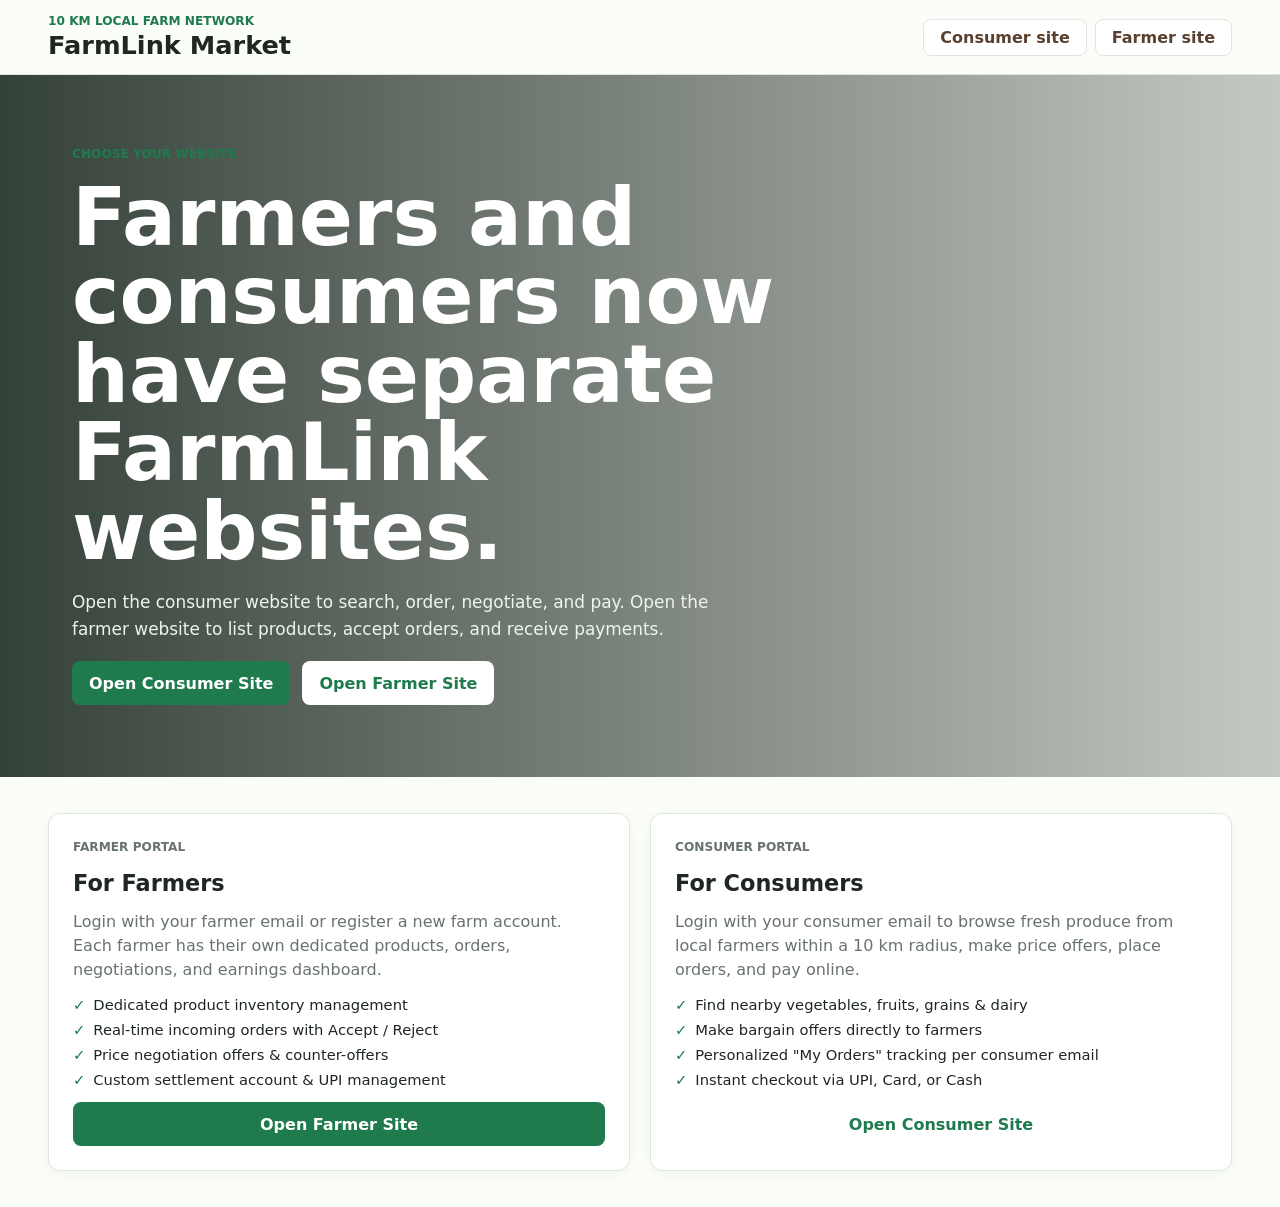
<file: index.html>
<!doctype html>
<html lang="en">
  <head>
    <meta charset="utf-8" />
    <meta name="viewport" content="width=device-width, initial-scale=1" />
    <title>FarmLink Market</title>
    <link rel="stylesheet" href="styles.css" />
  </head>
  <body>
    <header class="topbar">
      <a class="brand" href="index.html">
        <span>10 km local farm network</span>
        <strong>FarmLink Market</strong>
      </a>
      <nav class="page-tabs" aria-label="Website switch">
        <a href="consumer.html">Consumer site</a>
        <a href="farmer.html">Farmer site</a>
      </nav>
    </header>
    <main>
      <section class="hero consumer-hero">
        <div class="hero-copy">
          <p class="eyebrow">Choose your website</p>
          <h1>Farmers and consumers now have separate FarmLink websites.</h1>
          <p>Open the consumer website to search, order, negotiate, and pay. Open the farmer website to list products, accept orders, and receive payments.</p>
          <div class="hero-actions">
            <a class="primary" href="consumer.html">Open Consumer Site</a>
            <a class="secondary" href="farmer.html">Open Farmer Site</a>
          </div>
        </div>
      </section>

      <section class="landing-cards">
        <article class="landing-card">
          <p class="eyebrow">Farmer Portal</p>
          <h2>For Farmers</h2>
          <p>Login with your farmer email or register a new farm account. Each farmer has their own dedicated products, orders, negotiations, and earnings dashboard.</p>
          <ul class="landing-card-list">
            <li>Dedicated product inventory management</li>
            <li>Real-time incoming orders with Accept / Reject</li>
            <li>Price negotiation offers & counter-offers</li>
            <li>Custom settlement account & UPI management</li>
          </ul>
          <a class="primary full" href="farmer.html">Open Farmer Site</a>
        </article>

        <article class="landing-card">
          <p class="eyebrow">Consumer Portal</p>
          <h2>For Consumers</h2>
          <p>Login with your consumer email to browse fresh produce from local farmers within a 10 km radius, make price offers, place orders, and pay online.</p>
          <ul class="landing-card-list">
            <li>Find nearby vegetables, fruits, grains & dairy</li>
            <li>Make bargain offers directly to farmers</li>
            <li>Personalized "My Orders" tracking per consumer email</li>
            <li>Instant checkout via UPI, Card, or Cash</li>
          </ul>
          <a class="secondary full" href="consumer.html">Open Consumer Site</a>
        </article>
      </section>
    </main>
  </body>
</html>
</file>
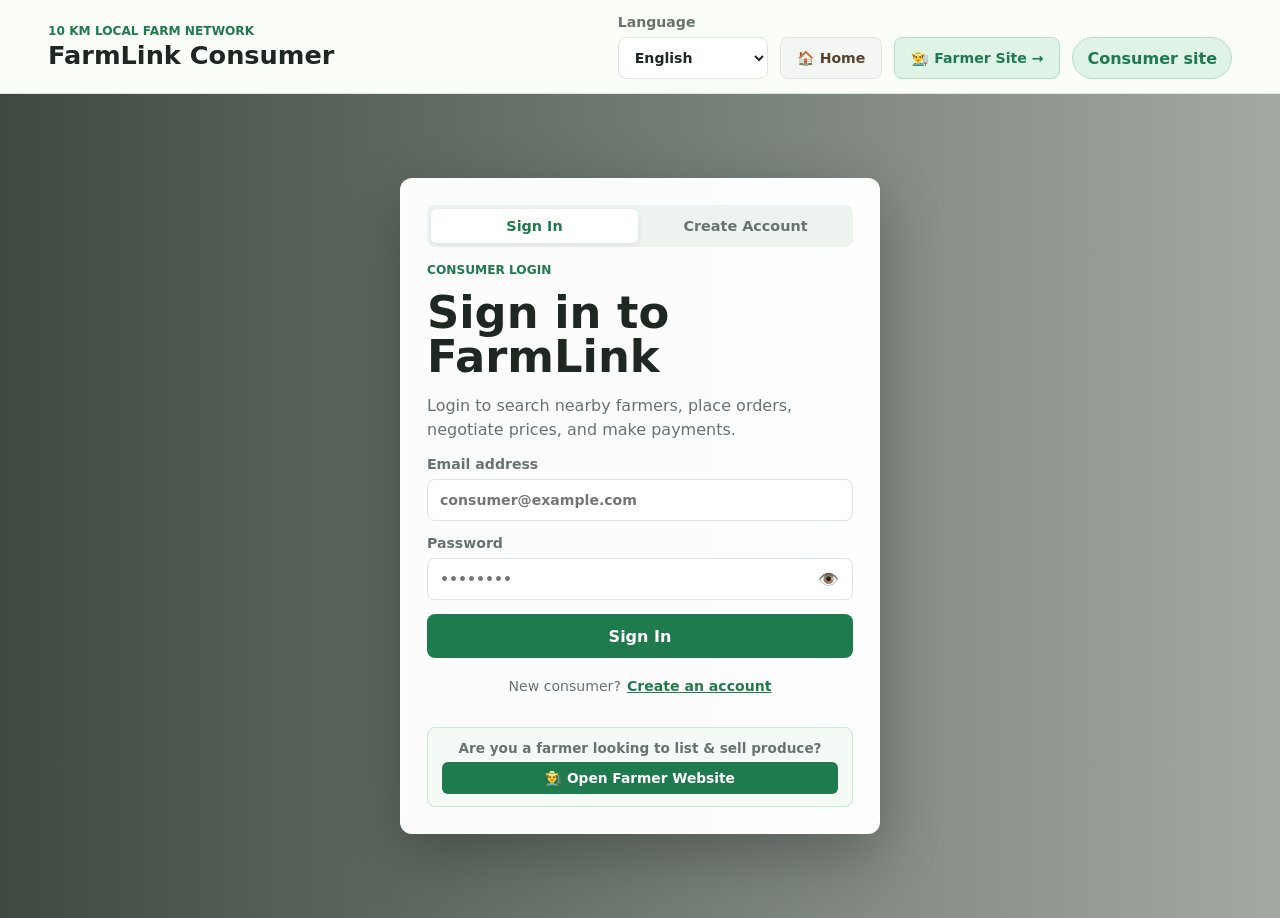
<file: consumer.html>
<!doctype html>
<html lang="en">
  <head>
    <meta charset="utf-8" />
    <meta name="viewport" content="width=device-width, initial-scale=1" />
    <title>FarmLink Consumer</title>
    <link rel="stylesheet" href="styles.css" />
  </head>
  <body data-page="consumer">
    <header class="topbar">
      <a class="brand" href="consumer.html">
        <span data-i18n="network">10 km local farm network</span>
        <strong>FarmLink Consumer</strong>
      </a>
      <div class="top-actions">
        <div class="user-chip" id="userChip" style="display: none;">
          <span class="user-chip-avatar">🛒</span>
          <div class="user-chip-info">
            <span class="user-chip-name" id="userChipName">Consumer</span>
            <span class="user-chip-email" id="userChipEmail">consumer@example.com</span>
          </div>
        </div>
        <label class="language-choice">
          <span data-i18n="language">Language</span>
          <select class="languageSelect" aria-label="Language">
            <option value="en">English</option>
            <option value="hi">हिंदी</option>
            <option value="mr">मराठी</option>
          </select>
        </label>
        <a href="index.html" class="site-switch-link home-link">🏠 Home</a>
        <a href="farmer.html" class="site-switch-link">👨‍🌾 Farmer Site →</a>
        <span class="site-badge" data-i18n="consumerSite">Consumer site</span>
        <button class="logout-button simulate-day-btn" type="button" id="advanceDayBtn" title="Simulate advancing to next day to test automatic daily deletion from home page">📅 <span data-i18n="nextDay">Next Day</span></button>
        <button class="logout-button" type="button" id="switchUserBtn" data-i18n="switchUser">Switch account</button>
        <button class="logout-button" type="button" id="resetDataBtn" data-i18n="resetData">Reset data</button>
        <button class="logout-button" type="button" id="logoutBtn" data-i18n="logout">Logout</button>
      </div>
    </header>

    <main>
      <section class="login-screen">
        <div class="login-panel">
          <div class="auth-tabs" role="tablist">
            <button type="button" class="auth-tab-btn active" id="tabSignIn" data-i18n="signInTab">Sign In</button>
            <button type="button" class="auth-tab-btn" id="tabSignUp" data-i18n="signUpTab">Create Account</button>
          </div>

          <div id="authAlert" class="auth-alert" style="display: none;"></div>

          <form class="auth-form" id="loginForm">
            <p class="eyebrow" data-i18n="consumerLogin">Consumer login</p>
            <h1 data-i18n="loginTitle">Sign in to FarmLink</h1>
            <p data-i18n="consumerLoginText">Login to search nearby farmers, place orders, negotiate prices, and make payments.</p>
            <label>
              <span data-i18n="emailAddress">Email address</span>
              <input name="email" id="loginEmail" type="email" required placeholder="consumer@example.com" autocomplete="email" />
            </label>
            <label>
              <span data-i18n="password">Password</span>
              <div class="password-wrapper">
                <input name="password" id="loginPassword" required type="password" placeholder="••••••••" autocomplete="current-password" />
                <button type="button" class="toggle-password" data-target="loginPassword" title="Show password">👁️</button>
              </div>
            </label>
            <button class="primary full" type="submit" data-i18n="login">Sign In</button>
            <p class="auth-switch-hint"><span>New consumer?</span> <button type="button" class="link-btn" id="linkToSignUp">Create an account</button></p>
          </form>

          <form class="auth-form" id="signupForm" style="display: none;">
            <p class="eyebrow" data-i18n="consumerSignUp">Consumer Registration</p>
            <h1 data-i18n="createConsumerAccount">Join as a Consumer</h1>
            <p data-i18n="consumerSignupText">Create an account to buy farm-fresh produce directly from local farmers.</p>
            <label>
              <span data-i18n="consumerName">Your Full Name</span>
              <input name="name" required placeholder="e.g. Rahul Sharma" />
            </label>
            <label>
              <span data-i18n="emailAddress">Email address</span>
              <input name="email" type="email" required placeholder="consumer@example.com" autocomplete="email" />
            </label>
            <label>
              <span data-i18n="password">Password</span>
              <div class="password-wrapper">
                <input name="password" id="signupPassword" required type="password" minlength="4" placeholder="At least 4 characters" autocomplete="new-password" />
                <button type="button" class="toggle-password" data-target="signupPassword" title="Show password">👁️</button>
              </div>
            </label>
            <label>
              <span data-i18n="deliveryArea">Delivery Area</span>
              <select name="area" class="signupAreaSelect"></select>
            </label>
            <label>
              <span data-i18n="phoneNumber">Phone number</span>
              <input name="phone" type="tel" placeholder="+91 94220 11223" />
            </label>
            <button class="primary full" type="submit" data-i18n="registerConsumerBtn">Create Consumer Account</button>
            <p class="auth-switch-hint"><span>Already have an account?</span> <button type="button" class="link-btn" id="linkToSignIn">Sign in here</button></p>
          </form>

          <div class="portal-crosslink-box">
            <span>Are you a farmer looking to list & sell produce?</span>
            <a href="farmer.html" class="portal-crosslink-btn">👨‍🌾 Open Farmer Website</a>
          </div>
        </div>
      </section>

      <div class="app-shell">
      <section class="hero consumer-hero">
        <div class="hero-copy">
          <p class="eyebrow" data-i18n="consumerEyebrow">Fresh produce near you</p>
          <h1 data-i18n="consumerTitle">Search, negotiate, order, and pay local farmers.</h1>
          <p data-i18n="consumerIntro">Find farm products within 10 km, compare prices, send offers, place orders, and complete online payments from one screen.</p>
          <div class="hero-actions">
            <a class="primary" href="#market" data-i18n="browseMarket">Browse market</a>
            <a class="secondary" href="#payment" data-i18n="paymentTab">Payment tab</a>
          </div>
        </div>
      </section>

      <section class="location-band">
        <div>
          <h2 data-i18n="yourLocation">Your location</h2>
          <p data-i18n="radiusText">Showing farmers and products inside a 10 km radius.</p>
        </div>
        <label>
          <span data-i18n="area">Area</span>
          <select id="areaSelect"></select>
        </label>
        <div class="radius-meter"><span>0 km</span><div><span></span></div><strong>10 km</strong></div>
      </section>

      <section id="market" class="consumer-grid">
        <aside class="panel filters">
          <h2 data-i18n="findProducts">Find Products</h2>
          <label>
            <span data-i18n="search">Search</span>
            <input id="searchInput" type="search" data-i18n-placeholder="searchPlaceholder" placeholder="Tomato, rice, milk..." />
          </label>
          <label>
            <span data-i18n="category">Category</span>
            <select id="categorySelect"></select>
          </label>
          <label>
            <span data-i18n="maxDistance">Maximum distance</span>
            <input id="distanceRange" type="range" min="1" max="10" value="10" />
            <span id="distanceLabel">10 km</span>
          </label>
        </aside>

        <section class="panel">
          <div class="section-head">
            <div>
              <p class="eyebrow" data-i18n="consumerSite">Consumer site</p>
              <h2 data-i18n="nearbyProducts">Nearby Products</h2>
            </div>
            <button class="icon-button" id="refreshBtn" type="button" title="Refresh">R</button>
          </div>
          <div id="productList" class="product-list"></div>
        </section>
      </section>

      <section class="dashboard-grid">
        <section class="panel" id="orders">
          <div class="section-head">
            <div>
              <p class="eyebrow" data-i18n="orders">Orders</p>
              <h2 data-i18n="myOrders">My Orders</h2>
            </div>
            <div class="order-view-tabs" role="tablist">
              <button type="button" class="order-tab-btn active" id="tabTodayOrders" data-i18n="todayOrdersTab">Today's Orders</button>
              <button type="button" class="order-tab-btn" id="tabHistoryOrders" data-i18n="orderHistoryTab">Order History (<span id="historyOrderCount">0</span>)</button>
            </div>
          </div>

          <div id="todayOrdersView">
            <div id="orderList" class="order-list"></div>
          </div>

          <div id="historyOrdersView" style="display: none;">
            <div class="history-controls">
              <label class="history-filter-label">
                <span data-i18n="filterByStatus">Filter Status</span>
                <select id="historyStatusFilter">
                  <option value="all" data-i18n="allStatuses">All Statuses</option>
                  <option value="paid" data-i18n="paid">Paid</option>
                  <option value="accepted" data-i18n="accepted">Accepted</option>
                  <option value="placed" data-i18n="placed">Placed</option>
                  <option value="rejected" data-i18n="rejected">Rejected</option>
                </select>
              </label>
              <div class="history-summary-chip">
                <span data-i18n="totalHistorical">Previous Orders Total:</span>
                <strong id="historyTotalAmount">Rs 0</strong>
              </div>
            </div>
            <div id="historyOrderList" class="order-list"></div>
          </div>
        </section>

        <section class="panel" id="negotiations">
          <div class="section-head">
            <div>
              <p class="eyebrow" data-i18n="negotiation">Negotiation</p>
              <h2 data-i18n="negotiationOffers">Negotiation Offers</h2>
            </div>
          </div>
          <div id="negotiationList" class="message-list"></div>
        </section>

        <section class="panel" id="payment">
          <div class="section-head">
            <div>
              <p class="eyebrow" data-i18n="secureCheckout">Secure checkout</p>
              <h2 data-i18n="onlinePayment">Online Payment</h2>
            </div>
            <span class="badge" data-i18n="demoGateway">Demo gateway</span>
          </div>
          <div class="payment-tabs" role="tablist">
            <button class="active" type="button" data-payment-method="upi" data-i18n="upi">UPI</button>
            <button type="button" data-payment-method="card" data-i18n="card">Card</button>
            <button type="button" data-payment-method="cod" data-i18n="cod">Cash</button>
          </div>
          <form id="paymentForm" class="payment-form">
            <label>
              <span data-i18n="payForOrder">Pay for order</span>
              <select id="paymentOrderSelect"></select>
            </label>
            <label class="payment-field" data-method-field="upi">
              <span data-i18n="upiId">UPI ID</span>
              <input id="upiInput" placeholder="name@bank" />
            </label>
            <label class="payment-field hidden" data-method-field="card">
              <span data-i18n="cardNumber">Card number</span>
              <input id="cardInput" inputmode="numeric" placeholder="4242 4242 4242 4242" />
            </label>
            <label class="payment-field hidden" data-method-field="cod">
              <span data-i18n="cashNote">Cash note</span>
              <input id="cashInput" data-i18n-placeholder="cashPlaceholder" placeholder="Pay when product arrives" />
            </label>
            <div class="payment-summary">
              <span data-i18n="amount">Amount</span>
              <strong id="paymentAmount">Rs 0</strong>
            </div>
            <button class="primary full" type="submit" data-i18n="payNow">Pay now</button>
          </form>
        </section>
      </section>
      </div>
    </main>

    <div id="toast" class="toast" role="status" aria-live="polite"></div>
    <script src="shared.js"></script>
  </body>
</html>
</file>
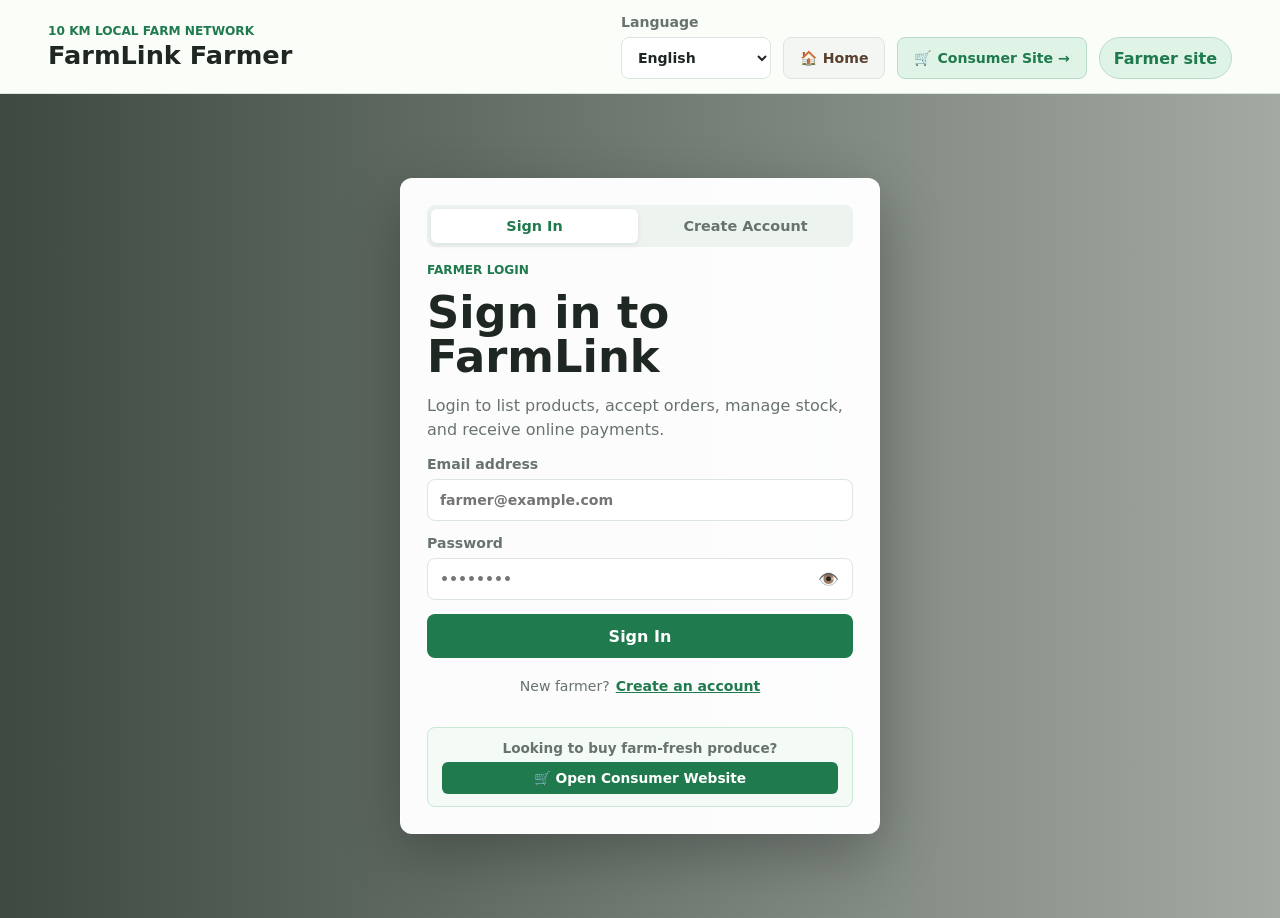
<file: farmer.html>
<!doctype html>
<html lang="en">
  <head>
    <meta charset="utf-8" />
    <meta name="viewport" content="width=device-width, initial-scale=1" />
    <title>FarmLink Farmer</title>
    <link rel="stylesheet" href="styles.css" />
  </head>
  <body data-page="farmer">
    <header class="topbar">
      <a class="brand" href="farmer.html">
        <span data-i18n="network">10 km local farm network</span>
        <strong>FarmLink Farmer</strong>
      </a>
      <div class="top-actions">
        <div class="user-chip" id="userChip" style="display: none;">
          <span class="user-chip-avatar">👨‍🌾</span>
          <div class="user-chip-info">
            <span class="user-chip-name" id="userChipName">Farmer</span>
            <span class="user-chip-email" id="userChipEmail">farmer@example.com</span>
          </div>
        </div>
        <label class="language-choice">
          <span data-i18n="language">Language</span>
          <select class="languageSelect" aria-label="Language">
            <option value="en">English</option>
            <option value="hi">हिंदी</option>
            <option value="mr">मराठी</option>
          </select>
        </label>
        <a href="index.html" class="site-switch-link home-link">🏠 Home</a>
        <a href="consumer.html" class="site-switch-link">🛒 Consumer Site →</a>
        <span class="site-badge" data-i18n="farmerSite">Farmer site</span>
        <button class="logout-button simulate-day-btn" type="button" id="advanceDayBtn" title="Simulate advancing to next day to test automatic daily deletion from home page">📅 <span data-i18n="nextDay">Next Day</span></button>
        <button class="logout-button" type="button" id="switchUserBtn" data-i18n="switchUser">Switch account</button>
        <button class="logout-button" type="button" id="resetDataBtn" data-i18n="resetData">Reset data</button>
        <button class="logout-button" type="button" id="logoutBtn" data-i18n="logout">Logout</button>
      </div>
    </header>

    <main>
      <section class="login-screen">
        <div class="login-panel">
          <div class="auth-tabs" role="tablist">
            <button type="button" class="auth-tab-btn active" id="tabSignIn" data-i18n="signInTab">Sign In</button>
            <button type="button" class="auth-tab-btn" id="tabSignUp" data-i18n="signUpTab">Create Account</button>
          </div>

          <div id="authAlert" class="auth-alert" style="display: none;"></div>

          <form class="auth-form" id="loginForm">
            <p class="eyebrow" data-i18n="farmerLogin">Farmer login</p>
            <h1 data-i18n="loginTitle">Sign in to FarmLink</h1>
            <p data-i18n="farmerLoginText">Login to list products, accept orders, manage stock, and receive online payments.</p>
            <label>
              <span data-i18n="emailAddress">Email address</span>
              <input name="email" id="loginEmail" type="email" required placeholder="farmer@example.com" autocomplete="email" />
            </label>
            <label>
              <span data-i18n="password">Password</span>
              <div class="password-wrapper">
                <input name="password" id="loginPassword" required type="password" placeholder="••••••••" autocomplete="current-password" />
                <button type="button" class="toggle-password" data-target="loginPassword" title="Show password">👁️</button>
              </div>
            </label>
            <button class="primary full" type="submit" data-i18n="login">Sign In</button>
            <p class="auth-switch-hint"><span>New farmer?</span> <button type="button" class="link-btn" id="linkToSignUp">Create an account</button></p>
          </form>

          <form class="auth-form" id="signupForm" style="display: none;">
            <p class="eyebrow" data-i18n="farmerSignUp">Farmer Registration</p>
            <h1 data-i18n="createFarmerAccount">Join as a Farmer</h1>
            <p data-i18n="farmerSignupText">Create an account to sell fresh produce directly to consumers in your 10 km area.</p>
            <label>
              <span data-i18n="farmerName">Your Name / Farm Name</span>
              <input name="name" required placeholder="e.g. Patil Organic Farm" />
            </label>
            <label>
              <span data-i18n="emailAddress">Email address</span>
              <input name="email" type="email" required placeholder="farmer@example.com" autocomplete="email" />
            </label>
            <label>
              <span data-i18n="password">Password</span>
              <div class="password-wrapper">
                <input name="password" id="signupPassword" required type="password" minlength="4" placeholder="At least 4 characters" autocomplete="new-password" />
                <button type="button" class="toggle-password" data-target="signupPassword" title="Show password">👁️</button>
              </div>
            </label>
            <label>
              <span data-i18n="farmArea">Farm Area</span>
              <select name="area" class="signupAreaSelect"></select>
            </label>
            <label>
              <span data-i18n="phoneNumber">Phone number</span>
              <input name="phone" type="tel" placeholder="+91 98220 12345" />
            </label>
            <button class="primary full" type="submit" data-i18n="registerFarmerBtn">Create Farmer Account</button>
            <p class="auth-switch-hint"><span>Already registered?</span> <button type="button" class="link-btn" id="linkToSignIn">Sign in here</button></p>
          </form>

          <div class="portal-crosslink-box">
            <span>Looking to buy farm-fresh produce?</span>
            <a href="consumer.html" class="portal-crosslink-btn">🛒 Open Consumer Website</a>
          </div>
        </div>
      </section>

      <div class="app-shell">
      <section class="hero farmer-hero">
        <div class="hero-copy">
          <p class="eyebrow" data-i18n="farmerEyebrow">Sell directly nearby</p>
          <h1 data-i18n="farmerTitle">List produce, accept orders, and receive online payments.</h1>
          <p data-i18n="farmerIntro">Manage products, prices, stock, orders, negotiations, and payment status for consumers within 10 km.</p>
          <div class="hero-actions">
            <a class="primary" href="#listing" data-i18n="addProduct">Add Product</a>
            <a class="secondary" href="#payments" data-i18n="paymentTab">Payment tab</a>
          </div>
        </div>
      </section>

      <section class="location-band">
        <div>
          <h2 data-i18n="farmLocation">Farm location</h2>
          <p data-i18n="farmerRadiusText">Receive orders from consumers inside a 10 km radius.</p>
        </div>
        <label>
          <span data-i18n="area">Area</span>
          <select id="areaSelect"></select>
        </label>
        <div class="radius-meter"><span>0 km</span><div><span></span></div><strong>10 km</strong></div>
      </section>

      <section class="farmer-grid">
        <section class="panel" id="listing">
          <div class="section-head">
            <div>
              <p class="eyebrow" data-i18n="farmerSite">Farmer site</p>
              <h2 data-i18n="addProduct">Add Product</h2>
            </div>
          </div>
          <form id="productForm" class="form-grid">
            <label>
              <span data-i18n="productName">Product name</span>
              <input name="name" required data-i18n-placeholder="productPlaceholder" placeholder="Fresh spinach" />
            </label>
            <label>
              <span data-i18n="productPhoto">Product photo</span>
              <input name="photo" type="file" accept="image/*" />
            </label>
            <label>
              <span data-i18n="category">Category</span>
              <select name="category"></select>
            </label>
            <label>
              <span data-i18n="pricePerUnit">Price per unit</span>
              <input name="price" required type="number" min="1" placeholder="30" />
            </label>
            <label>
              <span data-i18n="unit">Unit</span>
              <select name="unit"></select>
            </label>
            <label>
              <span data-i18n="stock">Stock</span>
              <input name="stock" required type="number" min="1" placeholder="50" />
            </label>
            <label>
              <span data-i18n="distanceFromBuyer">Distance from buyer</span>
              <input name="distance" required type="number" min="1" max="10" value="4" />
            </label>
            <button class="primary full" type="submit" data-i18n="listProduct">List product</button>
          </form>
        </section>

        <section class="panel">
          <div class="section-head">
            <div>
              <p class="eyebrow" data-i18n="inventory">Inventory</p>
              <h2 data-i18n="myProducts">My Products</h2>
            </div>
          </div>
          <div id="farmerProductList" class="product-list"></div>
        </section>
      </section>

      <section class="dashboard-grid">
        <section class="panel" id="orders">
          <div class="section-head">
            <div>
              <p class="eyebrow" data-i18n="orders">Orders</p>
              <h2 data-i18n="incomingOrders">Incoming Orders</h2>
            </div>
            <div class="order-view-tabs" role="tablist">
              <button type="button" class="order-tab-btn active" id="tabTodayOrders" data-i18n="todayOrdersTab">Today's Orders</button>
              <button type="button" class="order-tab-btn" id="tabHistoryOrders" data-i18n="orderHistoryTab">Order History (<span id="historyOrderCount">0</span>)</button>
            </div>
          </div>

          <div id="todayOrdersView">
            <div id="orderList" class="order-list"></div>
          </div>

          <div id="historyOrdersView" style="display: none;">
            <div class="history-controls">
              <label class="history-filter-label">
                <span data-i18n="filterByStatus">Filter Status</span>
                <select id="historyStatusFilter">
                  <option value="all" data-i18n="allStatuses">All Statuses</option>
                  <option value="paid" data-i18n="paid">Paid</option>
                  <option value="accepted" data-i18n="accepted">Accepted</option>
                  <option value="placed" data-i18n="placed">Placed</option>
                  <option value="rejected" data-i18n="rejected">Rejected</option>
                </select>
              </label>
              <div class="history-summary-chip">
                <span data-i18n="totalHistorical">Previous Orders Total:</span>
                <strong id="historyTotalAmount">Rs 0</strong>
              </div>
            </div>
            <div id="historyOrderList" class="order-list"></div>
          </div>
        </section>

        <section class="panel" id="negotiations">
          <div class="section-head">
            <div>
              <p class="eyebrow" data-i18n="negotiation">Negotiation</p>
              <h2 data-i18n="negotiationOffers">Negotiation Offers</h2>
            </div>
          </div>
          <div id="negotiationList" class="message-list"></div>
        </section>

        <section class="panel" id="payments">
          <div class="section-head">
            <div>
              <p class="eyebrow" data-i18n="paymentTab">Payment tab</p>
              <h2 data-i18n="paymentDashboard">Payment Dashboard</h2>
            </div>
            <span class="badge" data-i18n="bankLinked">Bank linked</span>
          </div>
          <div class="payment-kpis">
            <div>
              <span data-i18n="receivedToday">Received today</span>
              <strong id="receivedToday">Rs 0</strong>
            </div>
            <div>
              <span data-i18n="pendingAmount">Pending</span>
              <strong id="pendingAmount">Rs 0</strong>
            </div>
          </div>
          <form id="settlementForm" class="payment-form">
            <label>
              <span data-i18n="settlementAccount">Settlement account</span>
              <input id="settlementAccountInput" name="settlementAccount" required placeholder="Bank - Branch - A/C" />
            </label>
            <label>
              <span data-i18n="upiId">UPI ID</span>
              <input id="upiIdInput" name="upiId" required placeholder="farmer@upi" />
            </label>
            <button class="primary full" type="submit" data-i18n="requestSettlement">Save & Request settlement</button>
          </form>
        </section>
      </section>
      </div>
    </main>

    <div id="toast" class="toast" role="status" aria-live="polite"></div>
    <script src="shared.js"></script>
  </body>
</html>
</file>
<file: styles.css>
:root {
  --soil: #59402f;
  --leaf: #1f7a4d;
  --mint: #dff3e7;
  --sun: #f4b942;
  --ink: #1f2722;
  --muted: #68736d;
  --line: #dce5de;
  --paper: #fbfdf9;
  --white: #ffffff;
  --blue: #2463a6;
  font-family: Inter, ui-sans-serif, system-ui, -apple-system, BlinkMacSystemFont, "Segoe UI", sans-serif;
}

* { box-sizing: border-box; }
html { scroll-behavior: smooth; }
body { margin: 0; background: var(--paper); color: var(--ink); }
a { color: inherit; text-decoration: none; }
button, input, select { font: inherit; }
button { cursor: pointer; }
h1, h2, h3, p { margin: 0; }

.topbar {
  position: sticky;
  top: 0;
  z-index: 10;
  display: flex;
  align-items: center;
  justify-content: space-between;
  gap: 16px;
  padding: 14px clamp(16px, 4vw, 48px);
  background: rgba(251, 253, 249, 0.96);
  border-bottom: 1px solid var(--line);
  backdrop-filter: blur(16px);
}

.brand { display: grid; gap: 2px; }
.brand span, .eyebrow {
  color: var(--leaf);
  font-size: 0.76rem;
  font-weight: 800;
  letter-spacing: 0;
  text-transform: uppercase;
}
.brand strong { font-size: clamp(1.1rem, 3vw, 1.6rem); }

.page-tabs {
  display: flex;
  align-items: center;
  gap: 8px;
  flex-wrap: wrap;
}
.page-tabs a {
  padding: 8px 16px;
  border-radius: 8px;
  font-weight: 800;
  border: 1px solid var(--line);
  background: var(--white);
  color: var(--soil);
  transition: all 0.15s ease;
}
.page-tabs a:hover {
  background: var(--mint);
  color: var(--leaf);
  border-color: #b7ddc7;
}

.landing-cards {
  display: grid;
  grid-template-columns: repeat(auto-fit, minmax(320px, 1fr));
  gap: 20px;
  padding: 36px clamp(16px, 4vw, 48px);
}
.landing-card {
  display: grid;
  gap: 14px;
  padding: 24px;
  background: var(--white);
  border: 1px solid var(--line);
  border-radius: 12px;
  box-shadow: 0 4px 16px rgba(0,0,0,0.04);
}
.landing-card h2 {
  font-size: 1.4rem;
  color: var(--ink);
}
.landing-card p {
  color: var(--muted);
  line-height: 1.5;
}
.landing-card-list {
  display: grid;
  gap: 8px;
  padding: 0;
  list-style: none;
  margin: 0;
}
.landing-card-list li {
  display: flex;
  align-items: center;
  gap: 8px;
  font-size: 0.92rem;
  color: var(--ink);
}
.landing-card-list li::before {
  content: "✓";
  color: var(--leaf);
  font-weight: 800;
}

.top-actions {
  display: flex;
  align-items: end;
  justify-content: flex-end;
  gap: 12px;
  flex-wrap: wrap;
}

.language-choice { min-width: 150px; }
label {
  display: grid;
  gap: 7px;
  color: var(--muted);
  font-size: 0.88rem;
  font-weight: 700;
}

input, select {
  width: 100%;
  min-height: 42px;
  border: 1px solid var(--line);
  border-radius: 8px;
  padding: 0 12px;
  background: var(--white);
  color: var(--ink);
}

.user-chip {
  display: flex;
  align-items: center;
  gap: 8px;
  padding: 4px 12px 4px 8px;
  background: var(--mint);
  border: 1px solid #b7ddc7;
  border-radius: 999px;
}
.user-chip-avatar {
  font-size: 1.25rem;
  line-height: 1;
}
.user-chip-info {
  display: grid;
  line-height: 1.2;
}
.user-chip-name {
  font-weight: 800;
  font-size: 0.82rem;
  color: var(--leaf);
}
.user-chip-email {
  font-size: 0.72rem;
  color: var(--soil);
  font-weight: 600;
}

.site-switch-link {
  display: inline-flex;
  align-items: center;
  gap: 6px;
  min-height: 42px;
  padding: 0 16px;
  border-radius: 8px;
  font-weight: 800;
  font-size: 0.88rem;
  background: var(--mint);
  color: var(--leaf);
  border: 1px solid #b7ddc7;
  text-decoration: none;
  transition: all 0.15s ease;
  white-space: nowrap;
}
.site-switch-link:hover {
  background: #c7ead5;
  transform: translateY(-1px);
}
.site-switch-link.home-link {
  background: #f4f6f4;
  color: var(--soil);
  border-color: var(--line);
}
.site-switch-link.home-link:hover {
  background: #e8ece8;
}

.portal-crosslink-box {
  margin-top: 14px;
  padding: 12px 14px;
  background: #f4faf6;
  border: 1px solid #c7ead5;
  border-radius: 8px;
  text-align: center;
  display: grid;
  gap: 6px;
}
.portal-crosslink-box span {
  font-size: 0.85rem;
  color: var(--muted);
  font-weight: 600;
}
.portal-crosslink-btn {
  display: inline-flex;
  align-items: center;
  justify-content: center;
  gap: 6px;
  padding: 8px 14px;
  background: var(--leaf);
  color: var(--white);
  border-radius: 6px;
  font-weight: 800;
  font-size: 0.86rem;
  text-decoration: none;
  transition: all 0.15s ease;
}
.portal-crosslink-btn:hover {
  background: #17633e;
}

.site-badge {
  display: grid;
  min-height: 42px;
  place-items: center;
  padding: 0 14px;
  background: var(--mint);
  border: 1px solid #b7ddc7;
  border-radius: 999px;
  color: var(--leaf);
  font-weight: 800;
}

.logout-button {
  min-height: 42px;
  border: 1px solid var(--line);
  border-radius: 8px;
  padding: 0 14px;
  background: var(--white);
  color: var(--soil);
  font-weight: 800;
}
.logout-button:hover {
  background: #f4f6f4;
}

body:not(.logged-in) .user-chip,
body:not(.logged-in) .logout-button,
body:not(.logged-in) .app-shell {
  display: none !important;
}

body.logged-in .login-screen {
  display: none !important;
}

.login-screen {
  min-height: calc(100vh - 76px);
  display: grid;
  place-items: center;
  padding: 32px 16px;
  background:
    linear-gradient(90deg, rgba(20, 34, 24, 0.82), rgba(20, 34, 24, 0.38)),
    url("https://images.unsplash.com/photo-1499529112087-3cb3b73cec95?auto=format&fit=crop&w=1800&q=80") center / cover;
}

.login-panel {
  display: grid;
  gap: 16px;
  width: min(480px, 100%);
  padding: 26px;
  border: 1px solid rgba(255, 255, 255, 0.34);
  border-radius: 12px;
  background: rgba(255, 255, 255, 0.98);
  box-shadow: 0 20px 60px rgba(0, 0, 0, 0.28);
}

.auth-tabs {
  display: flex;
  background: #edf3ee;
  border-radius: 8px;
  padding: 4px;
  gap: 4px;
}
.auth-tab-btn {
  flex: 1;
  padding: 9px 12px;
  border: none;
  background: transparent;
  color: var(--muted);
  font-weight: 800;
  font-size: 0.9rem;
  border-radius: 6px;
  transition: all 0.15s ease;
}
.auth-tab-btn.active {
  background: var(--white);
  color: var(--leaf);
  box-shadow: 0 2px 6px rgba(0, 0, 0, 0.08);
}

.auth-form {
  display: grid;
  gap: 14px;
}

.auth-switch-hint {
  display: flex;
  align-items: center;
  justify-content: center;
  gap: 6px;
  font-size: 0.88rem;
  color: var(--muted);
  margin-top: 4px;
}
.link-btn {
  background: none;
  border: none;
  color: var(--leaf);
  font-weight: 800;
  text-decoration: underline;
  padding: 0;
  font-size: 0.88rem;
  cursor: pointer;
}
.link-btn:hover {
  color: var(--soil);
}

.password-wrapper {
  position: relative;
  display: flex;
  align-items: center;
}
.password-wrapper input {
  padding-right: 42px;
}
.toggle-password {
  position: absolute;
  right: 8px;
  background: none;
  border: none;
  font-size: 1.05rem;
  padding: 6px;
  color: var(--muted);
  cursor: pointer;
  line-height: 1;
}

.auth-alert {
  padding: 10px 14px;
  border-radius: 8px;
  font-size: 0.88rem;
  line-height: 1.4;
  background: #fef2f2;
  border: 1px solid #fecaca;
  color: #b91c1c;
  font-weight: 600;
}
.auth-alert.success {
  background: #f0fdf4;
  border-color: #bbf7d0;
  color: #15803d;
}

.login-panel h1 {
  font-size: clamp(1.8rem, 5vw, 2.8rem);
  line-height: 1;
}

.login-panel p:not(.eyebrow) {
  color: var(--muted);
  line-height: 1.5;
}

.login-hint {
  font-size: 0.86rem;
}

.hero {
  min-height: min(70vh, 680px);
  display: flex;
  align-items: end;
  padding: clamp(28px, 6vw, 72px);
  color: var(--white);
}

.consumer-hero {
  background:
    linear-gradient(90deg, rgba(20, 34, 24, 0.86), rgba(20, 34, 24, 0.24)),
    url("https://images.unsplash.com/photo-1500937386664-56d1dfef3854?auto=format&fit=crop&w=1800&q=80") center / cover;
}

.farmer-hero {
  background:
    linear-gradient(90deg, rgba(46, 31, 22, 0.86), rgba(46, 31, 22, 0.22)),
    url("https://images.unsplash.com/photo-1523741543316-beb7fc7023d8?auto=format&fit=crop&w=1800&q=80") center / cover;
}

.hero-copy { display: grid; gap: 18px; width: min(900px, 100%); }
.hero h1 {
  max-width: 860px;
  font-size: clamp(2.2rem, 7vw, 5rem);
  line-height: 0.98;
}
.hero p:not(.eyebrow) {
  max-width: 680px;
  color: #edf5ee;
  font-size: 1.06rem;
  line-height: 1.6;
}

.hero-actions, .section-head, .location-band, .stat-row, .card-actions {
  display: flex;
  align-items: center;
  gap: 12px;
}
.hero-actions { flex-wrap: wrap; }

.primary, .secondary, .icon-button {
  min-height: 44px;
  border-radius: 8px;
  border: 1px solid transparent;
  padding: 0 16px;
  font-weight: 800;
}
.primary { display: inline-grid; place-items: center; background: var(--leaf); color: var(--white); }
.secondary { display: inline-grid; place-items: center; background: var(--white); color: var(--leaf); }
.icon-button { width: 44px; padding: 0; background: var(--white); border-color: var(--line); }
.full { width: 100%; }

.location-band {
  justify-content: space-between;
  flex-wrap: wrap;
  padding: 18px clamp(16px, 4vw, 48px);
  background: var(--soil);
  color: var(--white);
}
.location-band p { color: #eaded5; }
.location-band label { color: #f7eee7; }

.radius-meter {
  display: grid;
  grid-template-columns: auto minmax(110px, 220px) auto;
  align-items: center;
  gap: 10px;
  font-size: 0.85rem;
}
.radius-meter div { height: 8px; overflow: hidden; border-radius: 999px; background: rgba(255,255,255,0.25); }
.radius-meter div span { display: block; width: 100%; height: 100%; background: var(--sun); }

.consumer-grid, .farmer-grid, .dashboard-grid {
  display: grid;
  gap: 18px;
  padding: 24px clamp(16px, 4vw, 48px);
}
.consumer-grid { grid-template-columns: minmax(220px, 280px) minmax(0, 1fr); align-items: start; }
.farmer-grid { grid-template-columns: minmax(280px, 420px) minmax(0, 1fr); align-items: start; }
.dashboard-grid { grid-template-columns: minmax(0, 1.1fr) minmax(320px, 0.9fr); align-items: start; }

.panel {
  background: var(--white);
  border: 1px solid var(--line);
  border-radius: 8px;
  padding: 18px;
}

.filters, .form-grid, .payment-form, .product-list, .order-list, .message-list {
  display: grid;
  gap: 16px;
}
.section-head { justify-content: space-between; margin-bottom: 16px; }
.stat-row { justify-content: space-between; padding-top: 12px; border-top: 1px solid var(--line); }

.product-card, .order-card, .payment-card {
  display: grid;
  gap: 12px;
  padding: 14px;
  border: 1px solid var(--line);
  border-radius: 8px;
  background: #fffdfa;
}

.product-photo {
  width: 100%;
  aspect-ratio: 16 / 9;
  object-fit: cover;
  border-radius: 8px;
  border: 1px solid var(--line);
  background: #f6fbf8;
}

.product-photo.placeholder {
  display: grid;
  place-items: center;
  color: var(--muted);
  font-weight: 800;
}

.product-top, .order-top {
  display: flex;
  align-items: flex-start;
  justify-content: space-between;
  gap: 12px;
}
.product-card h3, .order-card h3 { margin: 0; font-size: 1rem; }
.meta { display: flex; flex-wrap: wrap; gap: 8px; color: var(--muted); font-size: 0.88rem; }
.price { color: var(--leaf); font-size: 1.25rem; font-weight: 900; white-space: nowrap; }

.badge {
  display: inline-flex;
  align-items: center;
  min-height: 28px;
  border-radius: 999px;
  padding: 0 10px;
  background: var(--mint);
  color: var(--leaf);
  font-size: 0.8rem;
  font-weight: 800;
  white-space: nowrap;
}

.order-view-tabs {
  display: flex;
  gap: 6px;
  background: #edf3ee;
  padding: 3px;
  border-radius: 8px;
}
.order-tab-btn {
  padding: 6px 12px;
  border: none;
  background: transparent;
  color: var(--muted);
  font-weight: 800;
  font-size: 0.82rem;
  border-radius: 6px;
  cursor: pointer;
  transition: all 0.15s ease;
}
.order-tab-btn.active {
  background: var(--white);
  color: var(--leaf);
  box-shadow: 0 1px 4px rgba(0,0,0,0.08);
}

.history-controls {
  display: flex;
  align-items: center;
  justify-content: space-between;
  gap: 12px;
  flex-wrap: wrap;
  margin-bottom: 14px;
  padding: 10px 14px;
  background: #f7faf8;
  border: 1px solid var(--line);
  border-radius: 8px;
}
.history-filter-label {
  display: flex;
  align-items: center;
  gap: 8px;
  font-size: 0.85rem;
  font-weight: 700;
  color: var(--muted);
}
.history-filter-label select {
  min-height: 36px;
  padding: 0 10px;
  width: auto;
}
.history-summary-chip {
  font-size: 0.85rem;
  color: var(--ink);
}
.history-summary-chip strong {
  color: var(--leaf);
  font-size: 1rem;
  margin-left: 4px;
}

.date-badge {
  display: inline-flex;
  align-items: center;
  font-size: 0.74rem;
  padding: 2px 8px;
  border-radius: 999px;
  font-weight: 800;
}
.date-badge.today {
  background: #e0f2fe;
  color: #0369a1;
  border: 1px solid #bae6fd;
}
.date-badge.past {
  background: #f3f4f6;
  color: #4b5563;
  border: 1px solid #e5e7eb;
}

.simulate-day-btn {
  display: inline-flex;
  align-items: center;
  gap: 6px;
  background: #fffbeb !important;
  border-color: #fde68a !important;
  color: #92400e !important;
}
.simulate-day-btn:hover {
  background: #fef3c7 !important;
}

.card-actions { flex-wrap: wrap; justify-content: flex-start; }
.quantity-field {
  width: min(180px, 100%);
}

.quantity-field input {
  min-height: 38px;
}

.card-actions button {
  min-height: 38px;
  border-radius: 8px;
  border: 1px solid var(--line);
  background: var(--white);
  font-weight: 800;
  padding: 0 12px;
}
.card-actions .pay { background: var(--sun); border-color: var(--sun); color: #2d2116; }

.payment-tabs {
  display: grid;
  grid-template-columns: repeat(3, 1fr);
  gap: 8px;
  margin-bottom: 16px;
}
.payment-tabs button {
  min-height: 40px;
  border: 1px solid var(--line);
  border-radius: 8px;
  background: var(--white);
  font-weight: 800;
}
.payment-tabs button.active { background: var(--blue); border-color: var(--blue); color: var(--white); }
.payment-summary {
  display: flex;
  align-items: center;
  justify-content: space-between;
  padding: 14px;
  border: 1px solid var(--line);
  border-radius: 8px;
  background: #f6fbf8;
}
.payment-kpis {
  display: grid;
  grid-template-columns: 1fr 1fr;
  gap: 12px;
  margin-bottom: 16px;
}
.payment-kpis div {
  display: grid;
  gap: 4px;
  padding: 14px;
  border: 1px solid var(--line);
  border-radius: 8px;
  background: #f6fbf8;
}
.payment-kpis span { color: var(--muted); font-size: 0.88rem; font-weight: 700; }
.payment-kpis strong { font-size: 1.25rem; }
.hidden { display: none; }

.toast {
  position: fixed;
  right: 18px;
  bottom: 18px;
  transform: translateY(24px);
  opacity: 0;
  max-width: min(380px, calc(100vw - 36px));
  padding: 14px 16px;
  border-radius: 8px;
  background: var(--ink);
  color: var(--white);
  transition: 0.2s ease;
}
.toast.show { transform: translateY(0); opacity: 1; }

@media (max-width: 1050px) {
  .consumer-grid, .farmer-grid, .dashboard-grid { grid-template-columns: 1fr; }
}

@media (max-width: 720px) {
  .topbar { align-items: stretch; flex-direction: column; }
  .top-actions, .language-choice, .site-badge, .logout-button { width: 100%; min-width: 0; }
  .hero { min-height: 62vh; padding: 28px 16px; }
  .product-top, .order-top { flex-direction: column; }
  .price { white-space: normal; }
  .payment-kpis { grid-template-columns: 1fr; }
}
</file>
